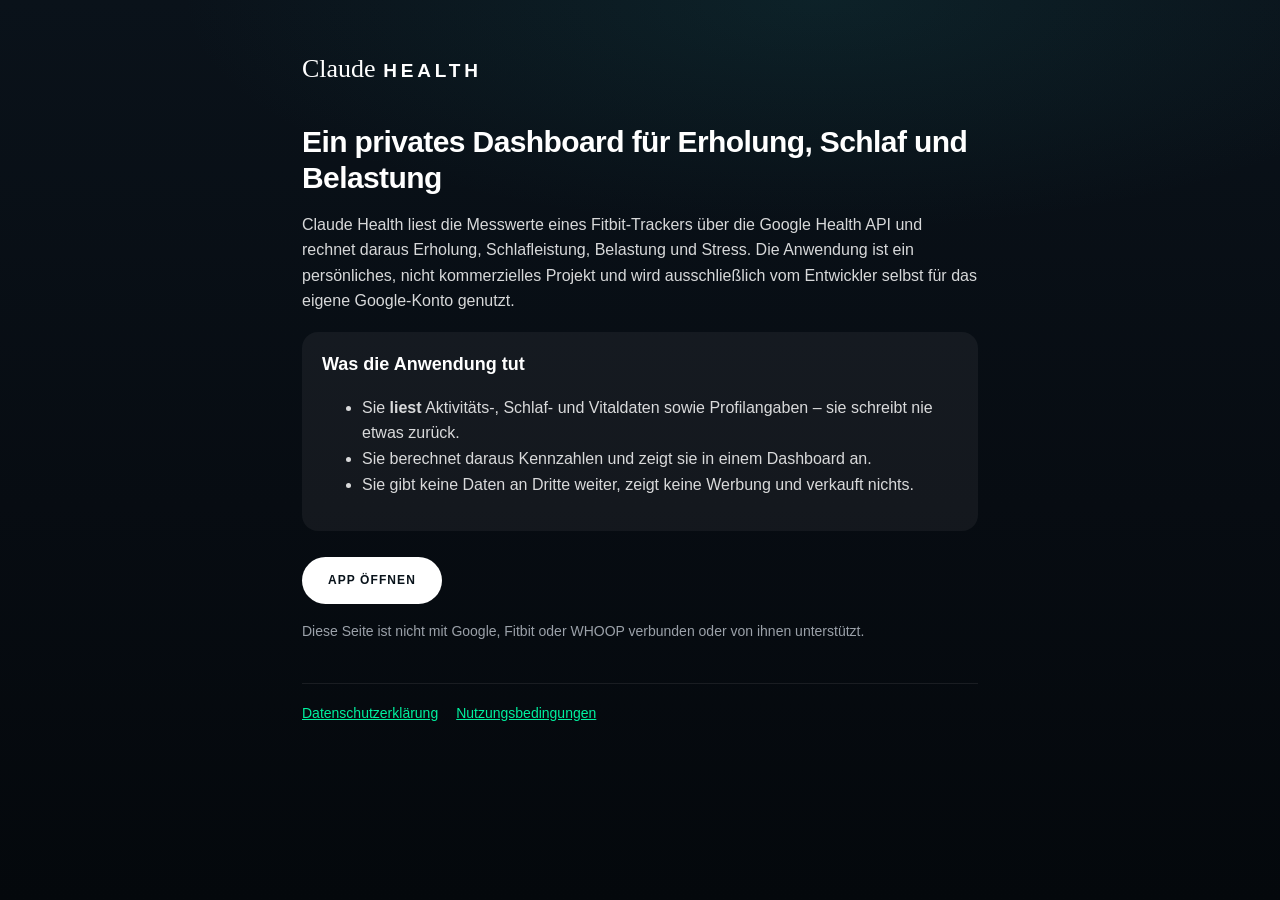
<file: index.html>
<!doctype html>
<html lang="de">
<head>
<meta charset="utf-8">
<meta name="viewport" content="width=device-width,initial-scale=1">
<title>Claude Health</title>
<meta name="description" content="Claude Health – ein privates Dashboard für Erholung, Schlaf und Belastung auf Basis der eigenen Fitbit-Daten.">
<link rel="stylesheet" href="stil.css">
</head>
<body>
<main>
  <div class="marke">Claude<b>HEALTH</b></div>

  <h1>Ein privates Dashboard für Erholung, Schlaf und Belastung</h1>
  <p>Claude Health liest die Messwerte eines Fitbit-Trackers über die Google Health API
    und rechnet daraus Erholung, Schlafleistung, Belastung und Stress. Die Anwendung ist
    ein persönliches, nicht kommerzielles Projekt und wird ausschließlich vom Entwickler
    selbst für das eigene Google-Konto genutzt.</p>

  <div class="karte">
    <h2 style="margin-top:0">Was die Anwendung tut</h2>
    <ul>
      <li>Sie <b>liest</b> Aktivitäts-, Schlaf- und Vitaldaten sowie Profilangaben –
        sie schreibt nie etwas zurück.</li>
      <li>Sie berechnet daraus Kennzahlen und zeigt sie in einem Dashboard an.</li>
      <li>Sie gibt keine Daten an Dritte weiter, zeigt keine Werbung und verkauft nichts.</li>
    </ul>
  </div>

  <p style="margin-top:26px"><a href="app/" style="display:inline-block;background:#fff;
    color:#08121A;text-decoration:none;border-radius:999px;padding:14px 26px;font-weight:800;
    font-size:12px;letter-spacing:.09em;text-transform:uppercase">App öffnen</a></p>

  <p class="klein">Diese Seite ist nicht mit Google, Fitbit oder WHOOP verbunden oder
    von ihnen unterstützt.</p>

  <nav>
    <a href="datenschutz.html">Datenschutzerklärung</a>
    <a href="nutzungsbedingungen.html">Nutzungsbedingungen</a>
  </nav>
</main>
</body>
</html>
</file>
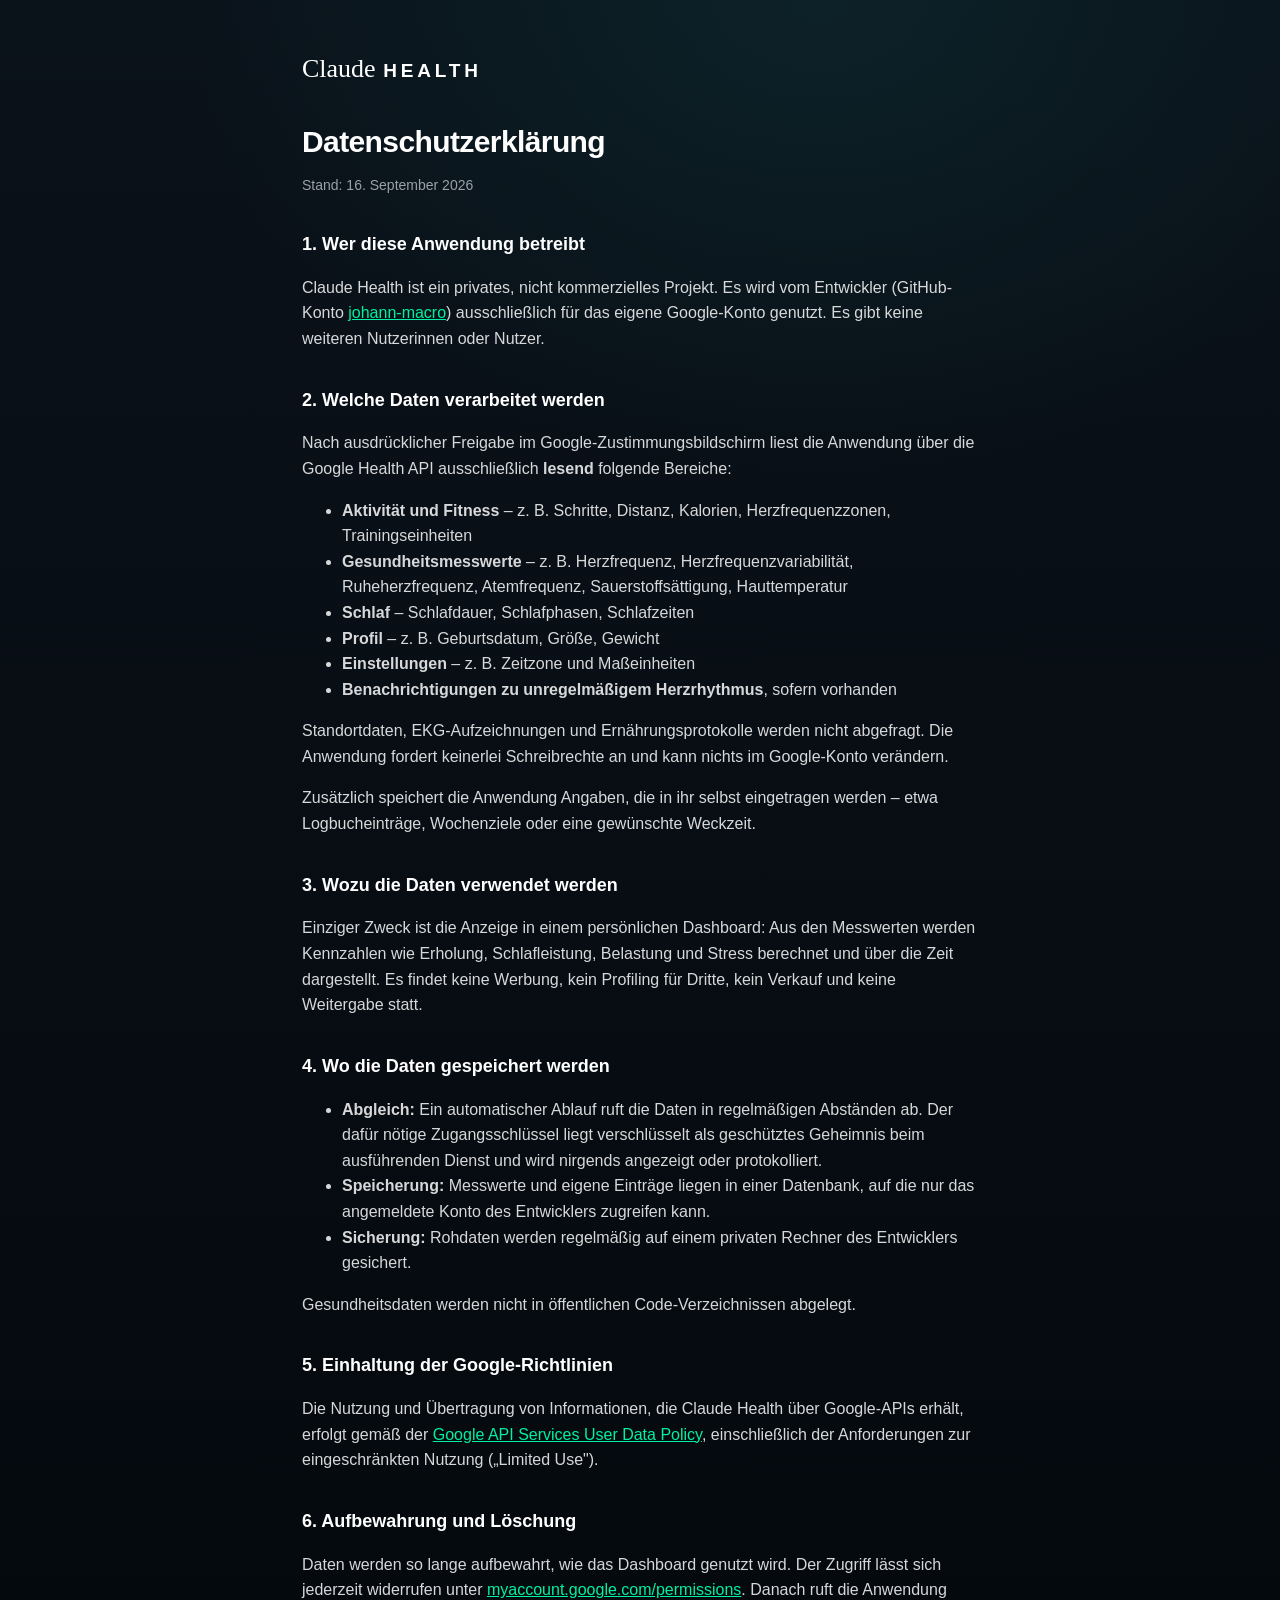
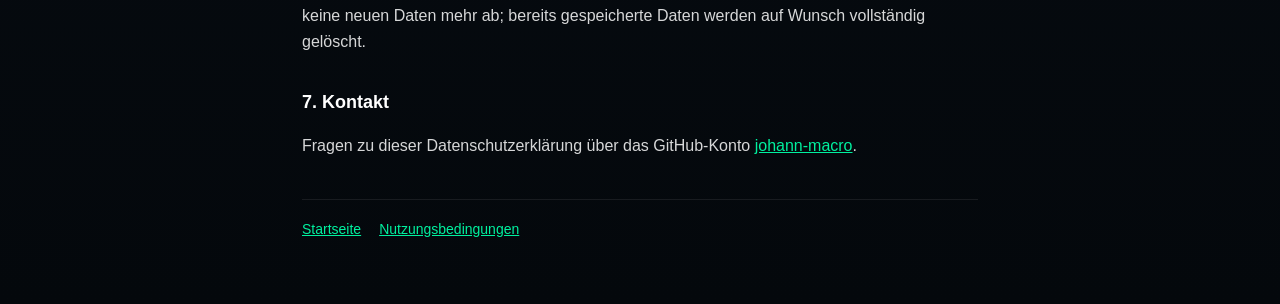
<file: datenschutz.html>
<!doctype html>
<html lang="de">
<head>
<meta charset="utf-8">
<meta name="viewport" content="width=device-width,initial-scale=1">
<title>Datenschutzerklärung – Claude Health</title>
<link rel="stylesheet" href="stil.css">
</head>
<body>
<main>
  <div class="marke">Claude<b>HEALTH</b></div>

  <h1>Datenschutzerklärung</h1>
  <p class="klein">Stand: 16. September 2026</p>

  <h2>1. Wer diese Anwendung betreibt</h2>
  <p>Claude Health ist ein privates, nicht kommerzielles Projekt. Es wird vom Entwickler
    (GitHub-Konto <a href="https://github.com/johann-macro">johann-macro</a>) ausschließlich
    für das eigene Google-Konto genutzt. Es gibt keine weiteren Nutzerinnen oder Nutzer.</p>

  <h2>2. Welche Daten verarbeitet werden</h2>
  <p>Nach ausdrücklicher Freigabe im Google-Zustimmungsbildschirm liest die Anwendung über
    die Google Health API ausschließlich <b>lesend</b> folgende Bereiche:</p>
  <ul>
    <li><b>Aktivität und Fitness</b> – z. B. Schritte, Distanz, Kalorien, Herzfrequenzzonen,
      Trainingseinheiten</li>
    <li><b>Gesundheitsmesswerte</b> – z. B. Herzfrequenz, Herzfrequenzvariabilität,
      Ruheherzfrequenz, Atemfrequenz, Sauerstoffsättigung, Hauttemperatur</li>
    <li><b>Schlaf</b> – Schlafdauer, Schlafphasen, Schlafzeiten</li>
    <li><b>Profil</b> – z. B. Geburtsdatum, Größe, Gewicht</li>
    <li><b>Einstellungen</b> – z. B. Zeitzone und Maßeinheiten</li>
    <li><b>Benachrichtigungen zu unregelmäßigem Herzrhythmus</b>, sofern vorhanden</li>
  </ul>
  <p>Standortdaten, EKG-Aufzeichnungen und Ernährungsprotokolle werden nicht abgefragt.
    Die Anwendung fordert keinerlei Schreibrechte an und kann nichts im Google-Konto
    verändern.</p>
  <p>Zusätzlich speichert die Anwendung Angaben, die in ihr selbst eingetragen werden –
    etwa Logbucheinträge, Wochenziele oder eine gewünschte Weckzeit.</p>

  <h2>3. Wozu die Daten verwendet werden</h2>
  <p>Einziger Zweck ist die Anzeige in einem persönlichen Dashboard: Aus den Messwerten
    werden Kennzahlen wie Erholung, Schlafleistung, Belastung und Stress berechnet und über
    die Zeit dargestellt. Es findet keine Werbung, kein Profiling für Dritte, kein Verkauf
    und keine Weitergabe statt.</p>

  <h2>4. Wo die Daten gespeichert werden</h2>
  <ul>
    <li><b>Abgleich:</b> Ein automatischer Ablauf ruft die Daten in regelmäßigen Abständen ab.
      Der dafür nötige Zugangsschlüssel liegt verschlüsselt als geschütztes Geheimnis beim
      ausführenden Dienst und wird nirgends angezeigt oder protokolliert.</li>
    <li><b>Speicherung:</b> Messwerte und eigene Einträge liegen in einer Datenbank, auf die
      nur das angemeldete Konto des Entwicklers zugreifen kann.</li>
    <li><b>Sicherung:</b> Rohdaten werden regelmäßig auf einem privaten Rechner des
      Entwicklers gesichert.</li>
  </ul>
  <p>Gesundheitsdaten werden nicht in öffentlichen Code-Verzeichnissen abgelegt.</p>

  <h2>5. Einhaltung der Google-Richtlinien</h2>
  <p>Die Nutzung und Übertragung von Informationen, die Claude Health über Google-APIs
    erhält, erfolgt gemäß der
    <a href="https://developers.google.com/terms/api-services-user-data-policy">Google API
    Services User Data Policy</a>, einschließlich der Anforderungen zur eingeschränkten
    Nutzung („Limited Use").</p>

  <h2>6. Aufbewahrung und Löschung</h2>
  <p>Daten werden so lange aufbewahrt, wie das Dashboard genutzt wird. Der Zugriff lässt sich
    jederzeit widerrufen unter
    <a href="https://myaccount.google.com/permissions">myaccount.google.com/permissions</a>.
    Danach ruft die Anwendung keine neuen Daten mehr ab; bereits gespeicherte Daten werden
    auf Wunsch vollständig gelöscht.</p>

  <h2>7. Kontakt</h2>
  <p>Fragen zu dieser Datenschutzerklärung über das GitHub-Konto
    <a href="https://github.com/johann-macro">johann-macro</a>.</p>

  <nav>
    <a href="index.html">Startseite</a>
    <a href="nutzungsbedingungen.html">Nutzungsbedingungen</a>
  </nav>
</main>
</body>
</html>
</file>
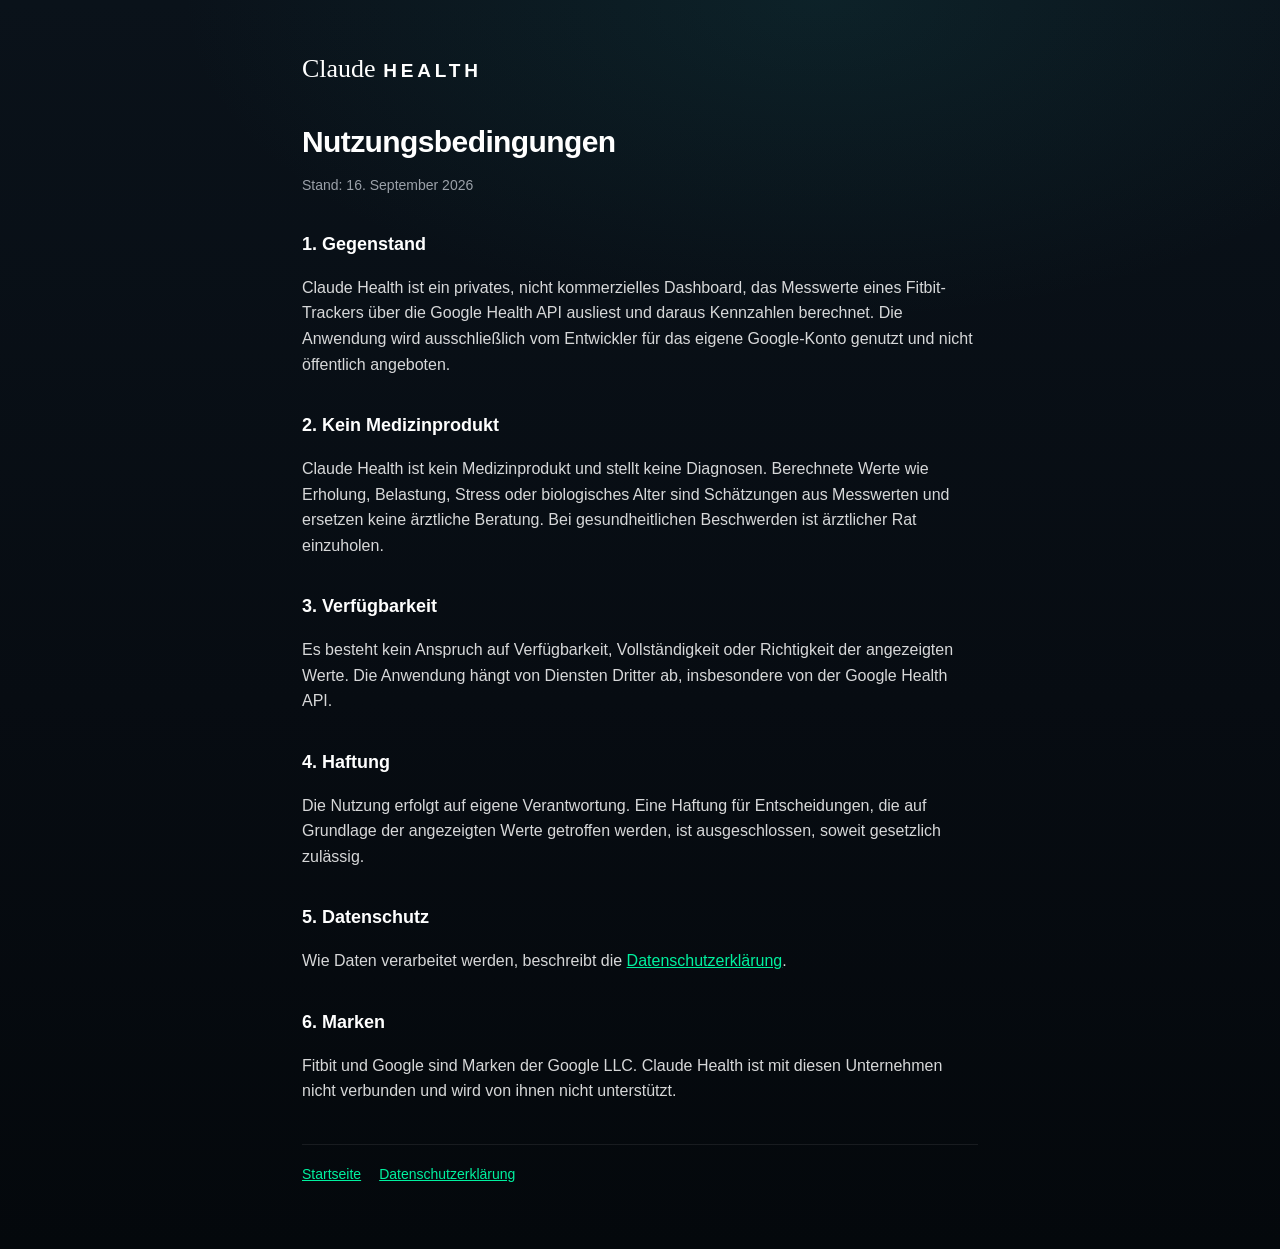
<file: nutzungsbedingungen.html>
<!doctype html>
<html lang="de">
<head>
<meta charset="utf-8">
<meta name="viewport" content="width=device-width,initial-scale=1">
<title>Nutzungsbedingungen – Claude Health</title>
<link rel="stylesheet" href="stil.css">
</head>
<body>
<main>
  <div class="marke">Claude<b>HEALTH</b></div>

  <h1>Nutzungsbedingungen</h1>
  <p class="klein">Stand: 16. September 2026</p>

  <h2>1. Gegenstand</h2>
  <p>Claude Health ist ein privates, nicht kommerzielles Dashboard, das Messwerte eines
    Fitbit-Trackers über die Google Health API ausliest und daraus Kennzahlen berechnet. Die
    Anwendung wird ausschließlich vom Entwickler für das eigene Google-Konto genutzt und
    nicht öffentlich angeboten.</p>

  <h2>2. Kein Medizinprodukt</h2>
  <p>Claude Health ist kein Medizinprodukt und stellt keine Diagnosen. Berechnete Werte wie
    Erholung, Belastung, Stress oder biologisches Alter sind Schätzungen aus Messwerten und
    ersetzen keine ärztliche Beratung. Bei gesundheitlichen Beschwerden ist ärztlicher Rat
    einzuholen.</p>

  <h2>3. Verfügbarkeit</h2>
  <p>Es besteht kein Anspruch auf Verfügbarkeit, Vollständigkeit oder Richtigkeit der
    angezeigten Werte. Die Anwendung hängt von Diensten Dritter ab, insbesondere von der
    Google Health API.</p>

  <h2>4. Haftung</h2>
  <p>Die Nutzung erfolgt auf eigene Verantwortung. Eine Haftung für Entscheidungen, die auf
    Grundlage der angezeigten Werte getroffen werden, ist ausgeschlossen, soweit gesetzlich
    zulässig.</p>

  <h2>5. Datenschutz</h2>
  <p>Wie Daten verarbeitet werden, beschreibt die
    <a href="datenschutz.html">Datenschutzerklärung</a>.</p>

  <h2>6. Marken</h2>
  <p>Fitbit und Google sind Marken der Google LLC. Claude Health ist mit diesen Unternehmen
    nicht verbunden und wird von ihnen nicht unterstützt.</p>

  <nav>
    <a href="index.html">Startseite</a>
    <a href="datenschutz.html">Datenschutzerklärung</a>
  </nav>
</main>
</body>
</html>
</file>
<file: stil.css>
:root{color-scheme:dark;--bg:#070C11;--karte:rgba(255,255,255,.05);--text:#fff;
  --dim:#9BA1A9;--linie:rgba(255,255,255,.08);--gruen:#00F19F}
*{box-sizing:border-box}
body{margin:0;background:
  radial-gradient(78% 40% at 64% 0%,rgba(28,116,116,.16) 0%,rgba(28,116,116,0) 64%),
  linear-gradient(180deg,#0A121A 0%,#070C12 56%,#04080C 100%);background-color:var(--bg);
  color:var(--text);font:16px/1.6 -apple-system,BlinkMacSystemFont,"Segoe UI",Roboto,Arial,sans-serif;
  -webkit-font-smoothing:antialiased;min-height:100vh}
main{max-width:720px;margin:0 auto;padding:48px 22px 64px}
.marke{font-family:"Iowan Old Style","Palatino Linotype",Georgia,serif;font-size:26px}
.marke b{font-family:inherit;font-weight:600;font-size:19px;letter-spacing:.2em;margin-left:.4em;
  font-family:-apple-system,BlinkMacSystemFont,"Segoe UI",Roboto,Arial,sans-serif}
h1{font-size:30px;line-height:1.2;letter-spacing:-.02em;margin:34px 0 10px}
h2{font-size:18px;margin:34px 0 8px}
p,li{color:rgba(255,255,255,.84)}
.klein{color:var(--dim);font-size:14px}
.karte{background:var(--karte);border-radius:16px;padding:18px 20px;margin:18px 0}
a{color:var(--gruen)}
nav{display:flex;gap:18px;flex-wrap:wrap;margin-top:40px;padding-top:18px;
  border-top:1px solid var(--linie);font-size:14px}
code{background:rgba(255,255,255,.08);padding:1px 6px;border-radius:5px;font-size:.92em}
</file>
